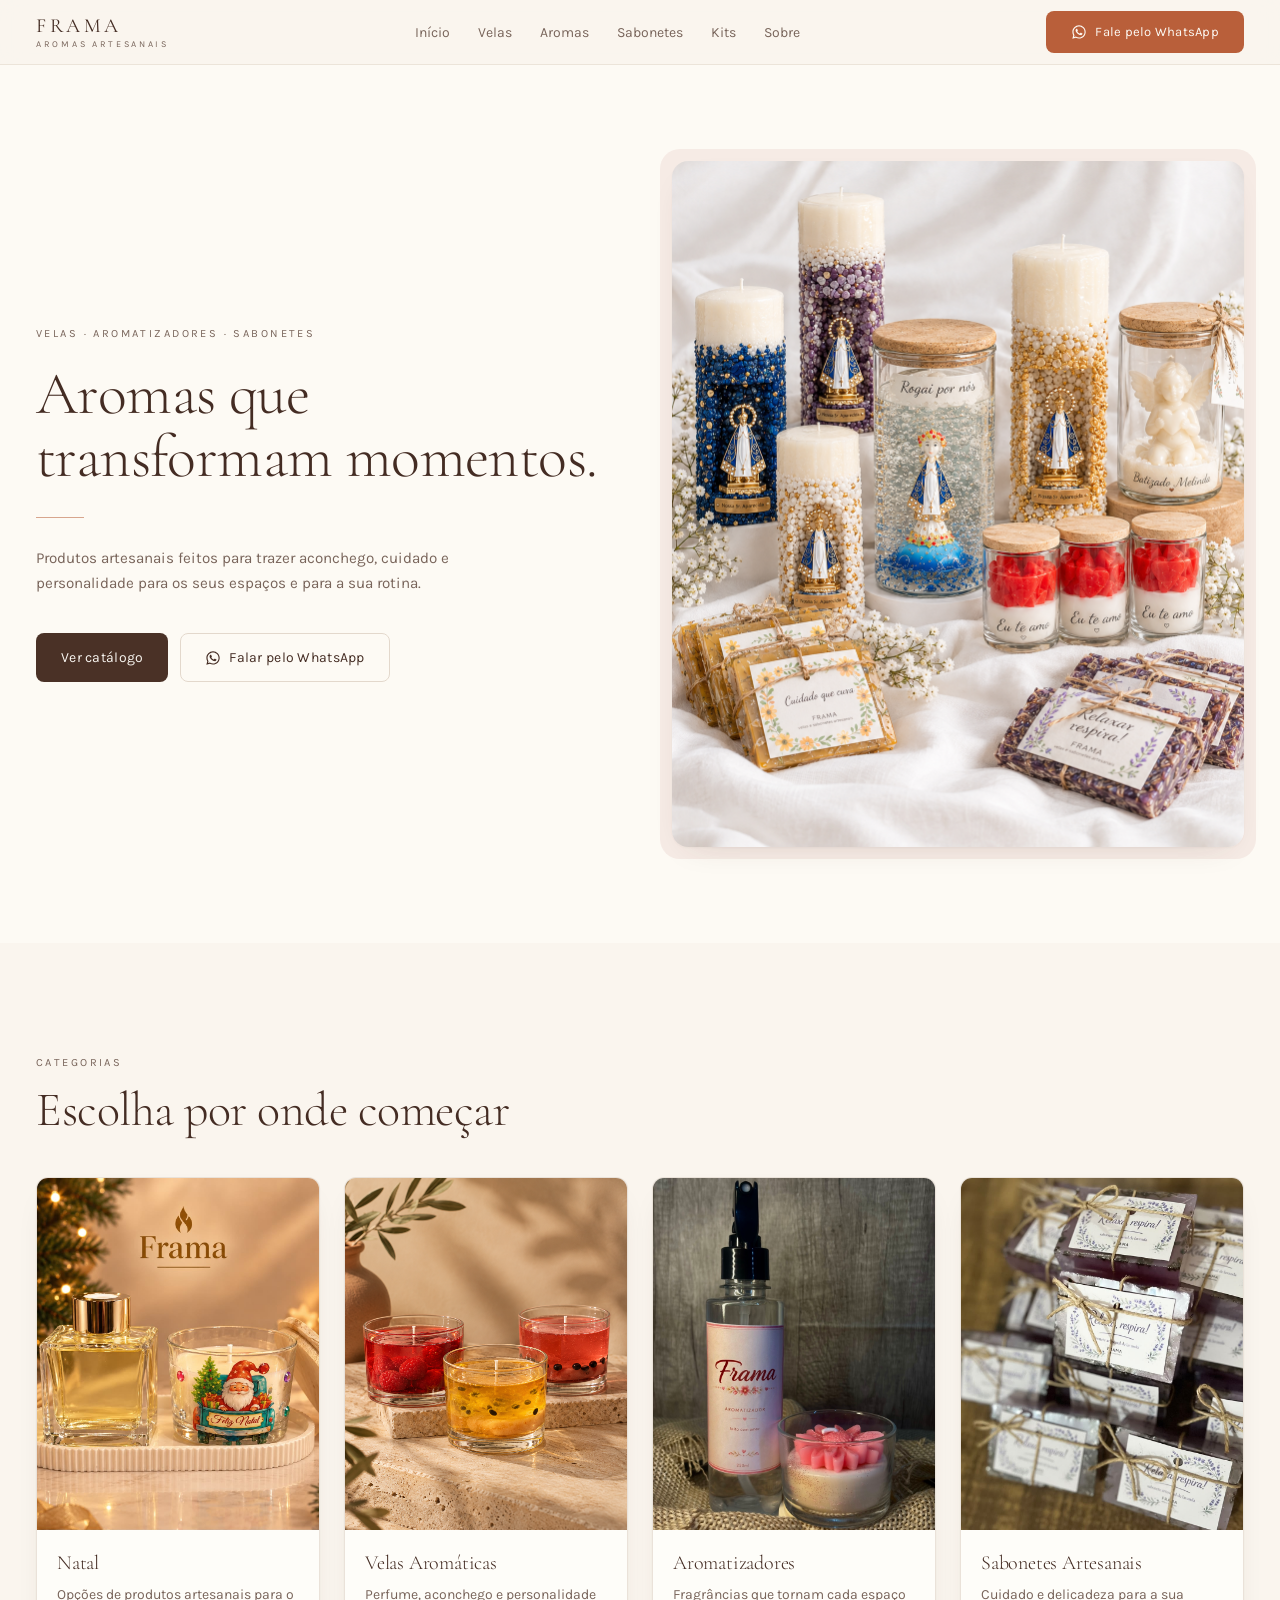
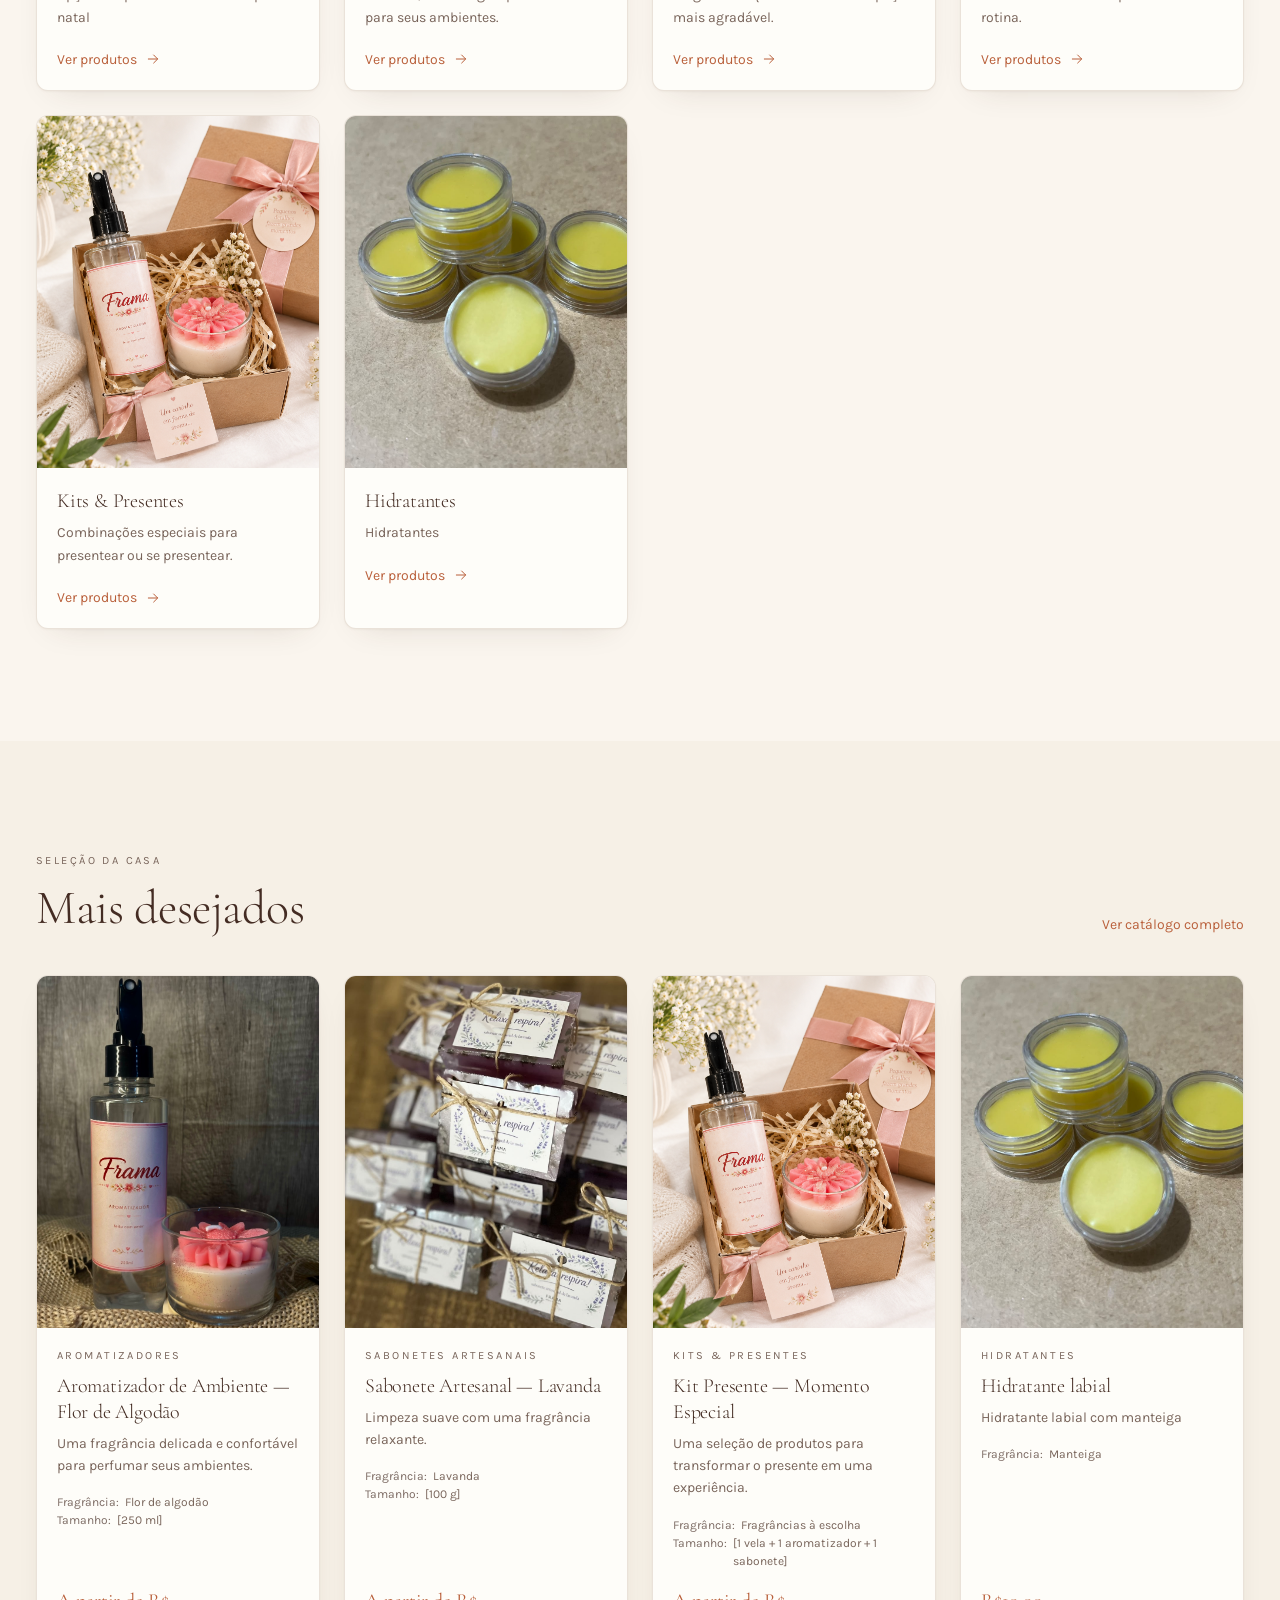
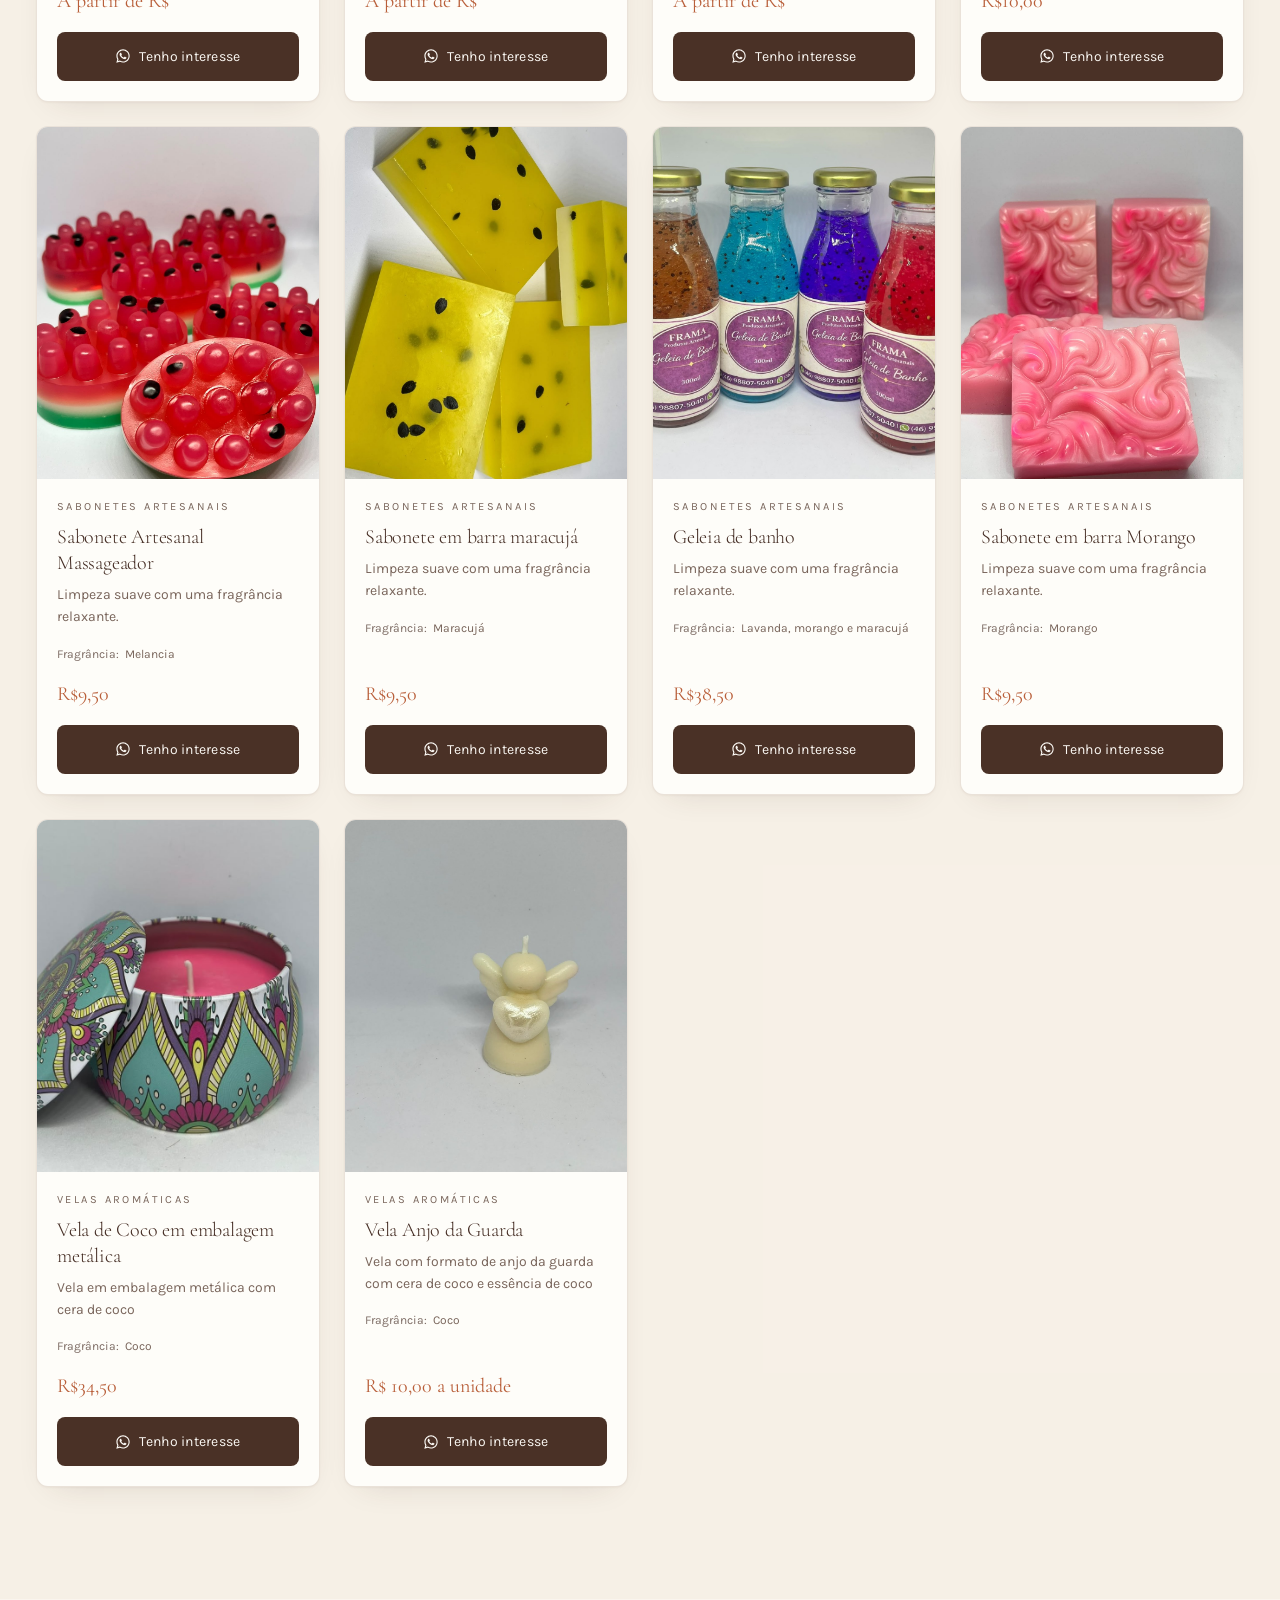
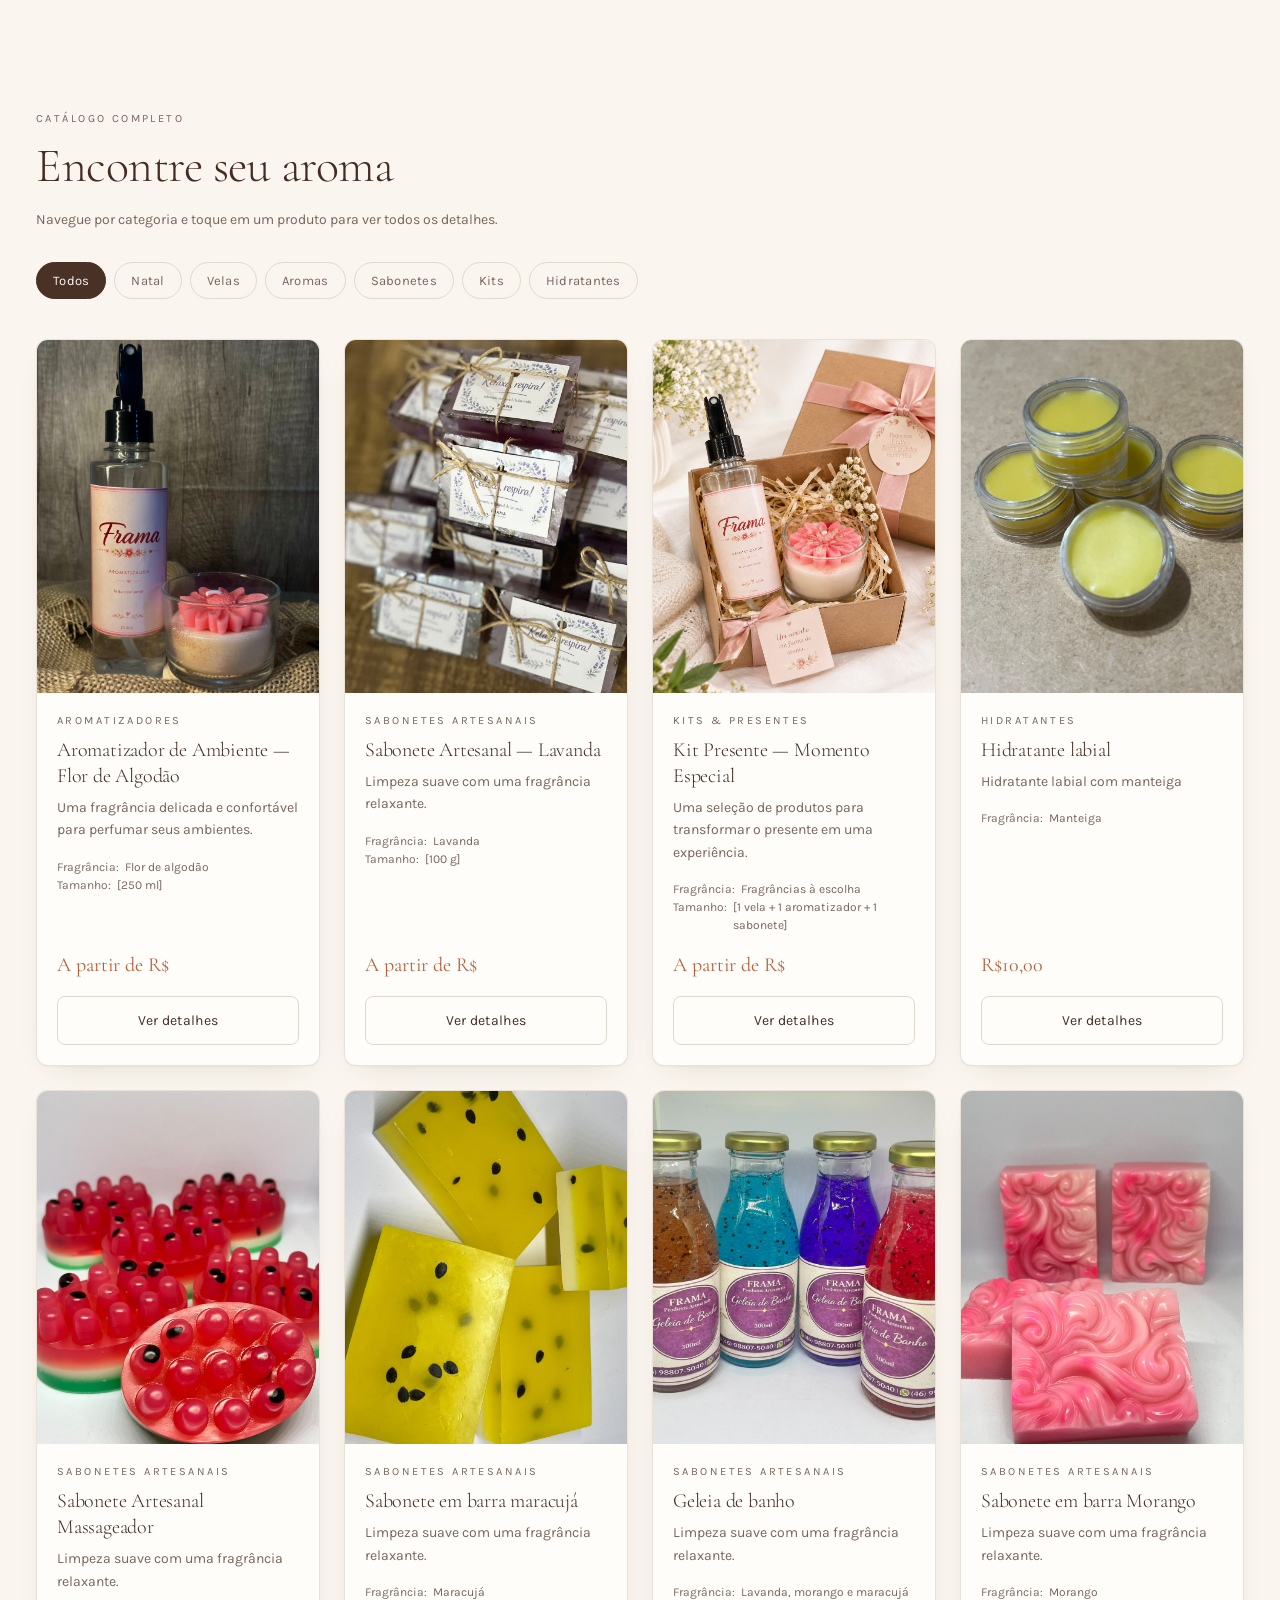
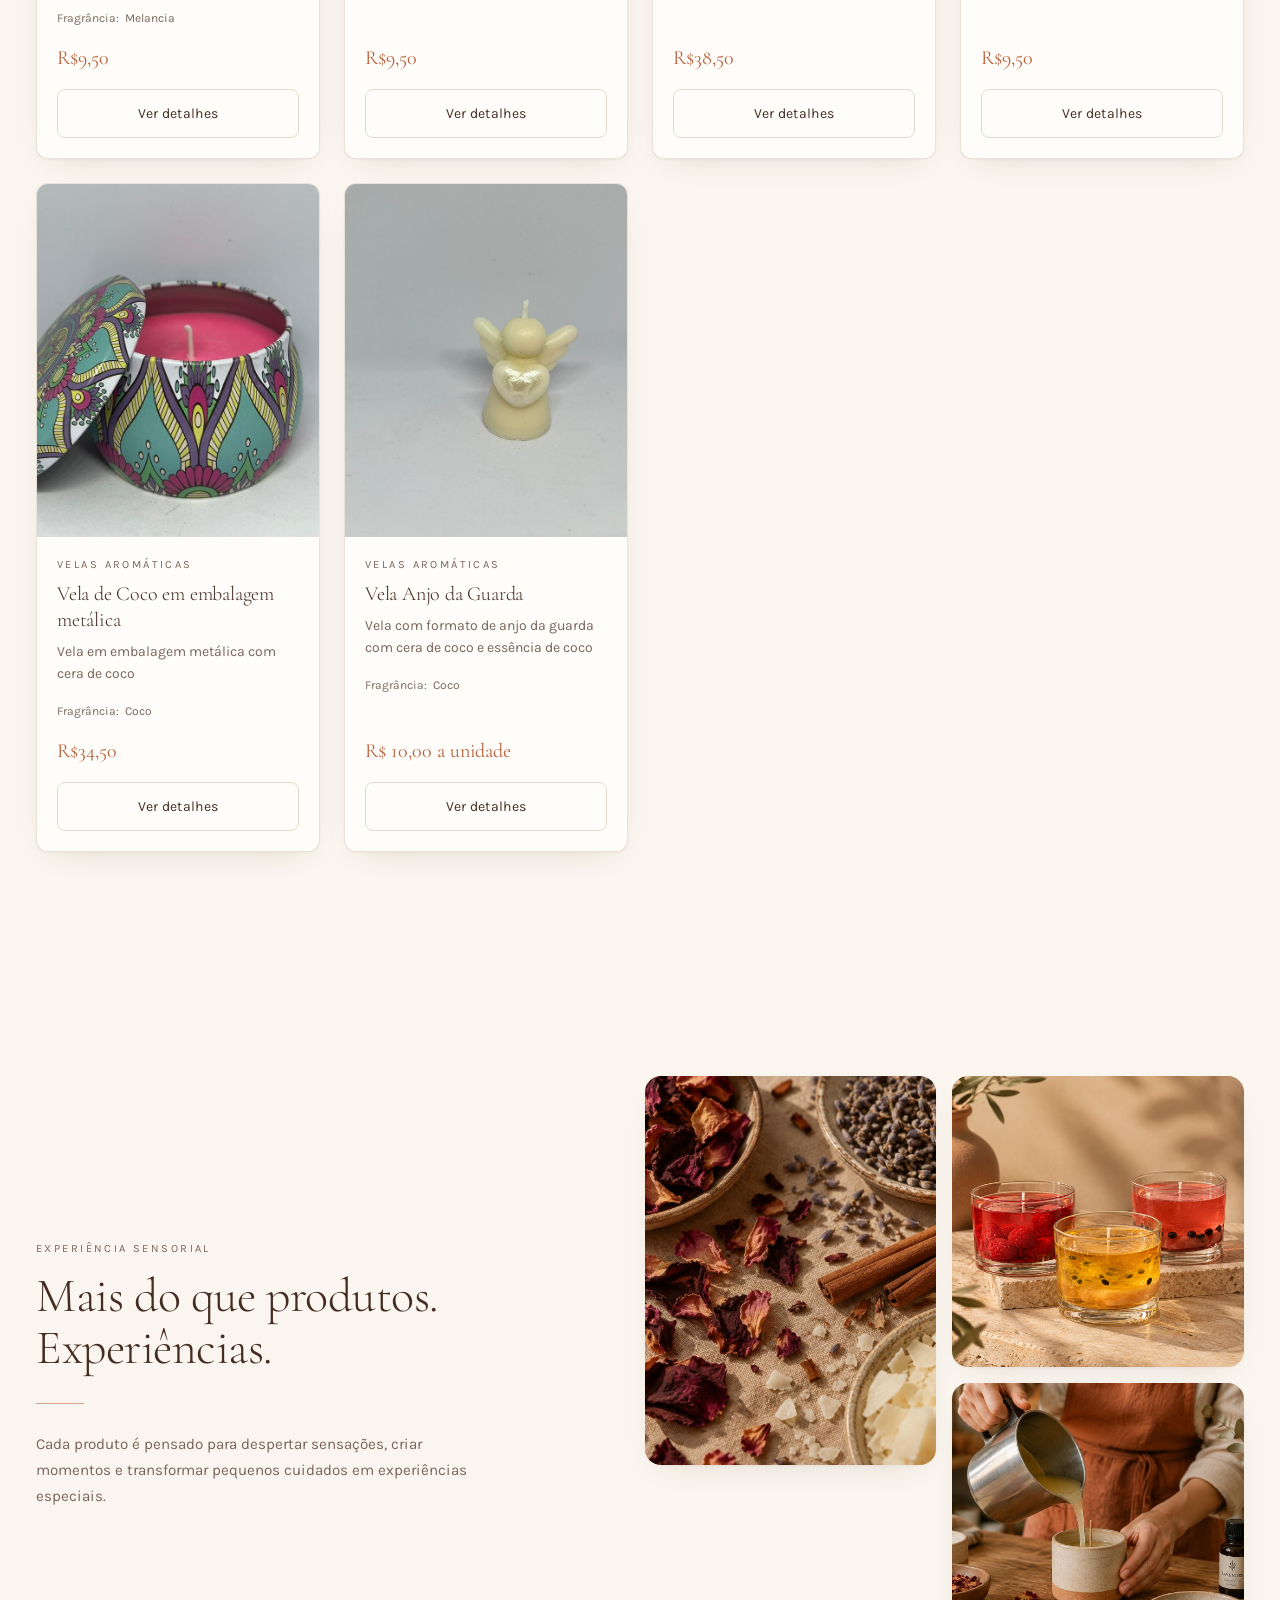
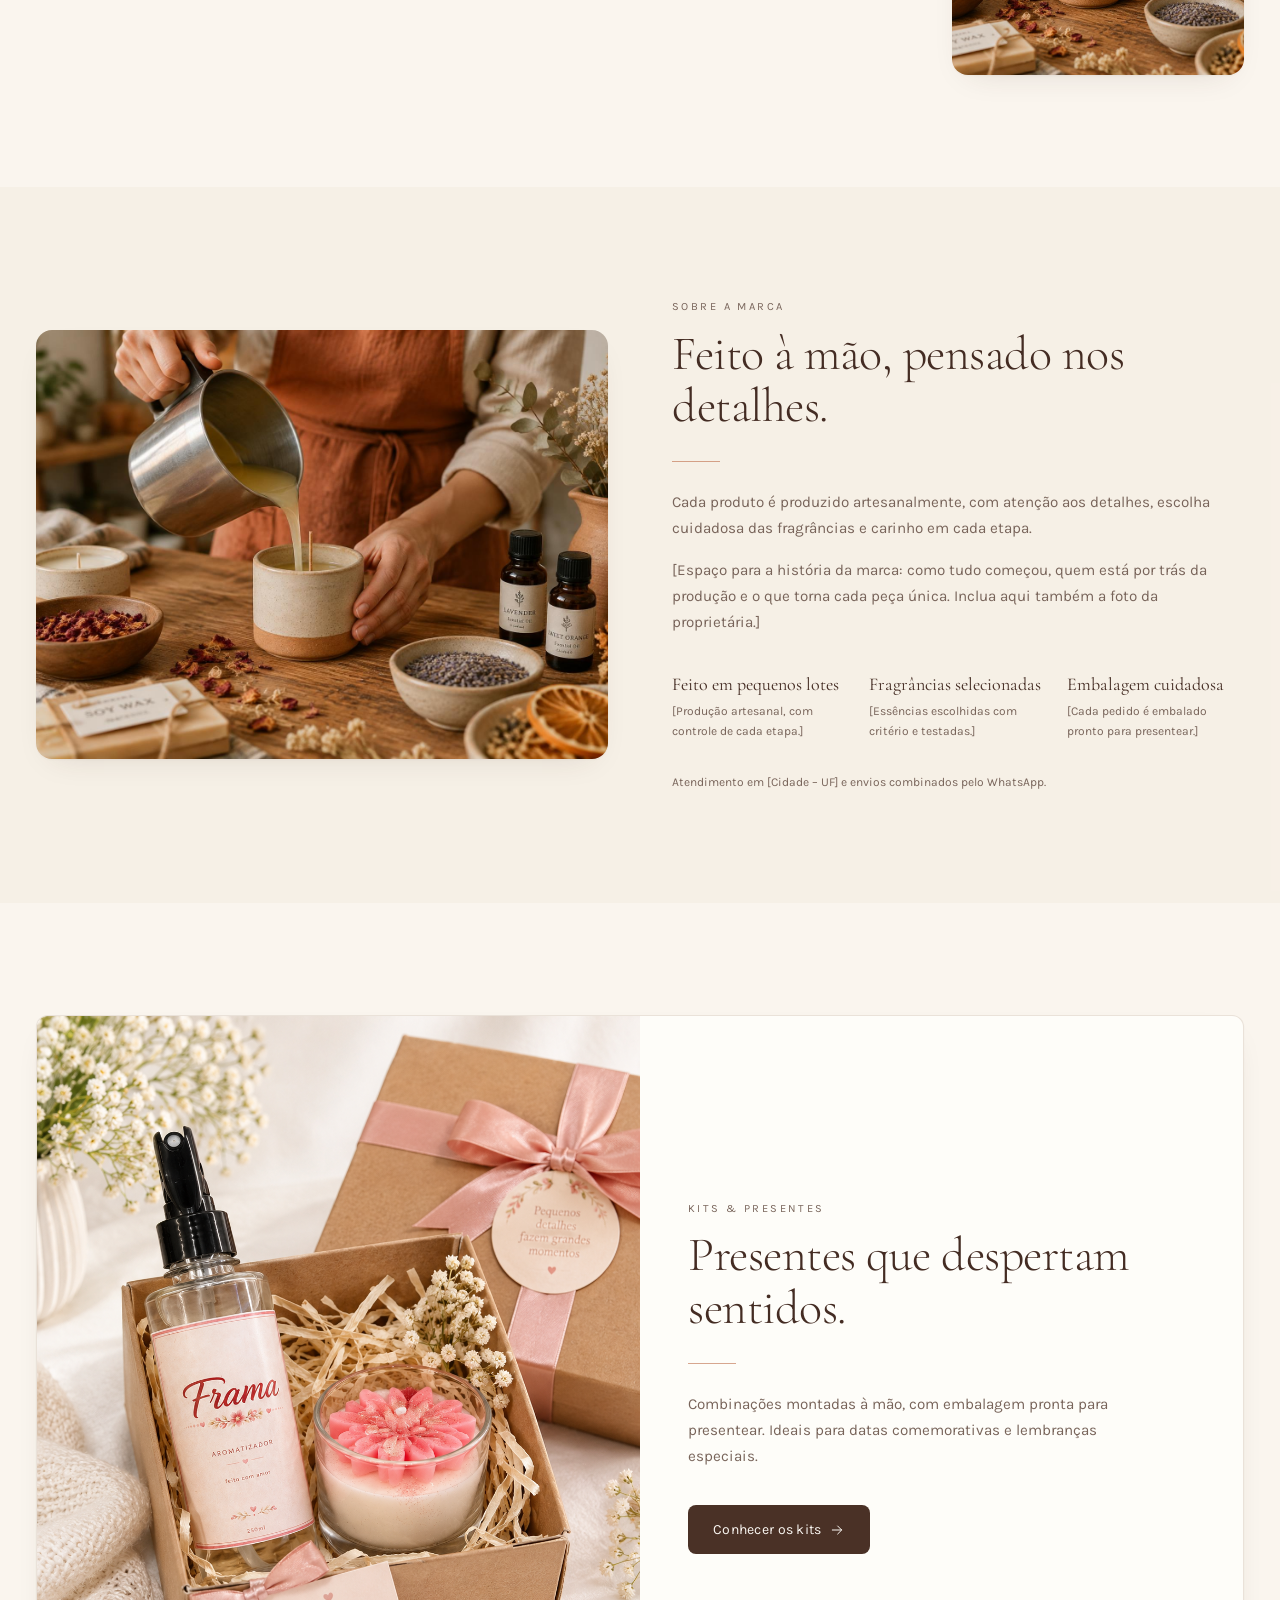
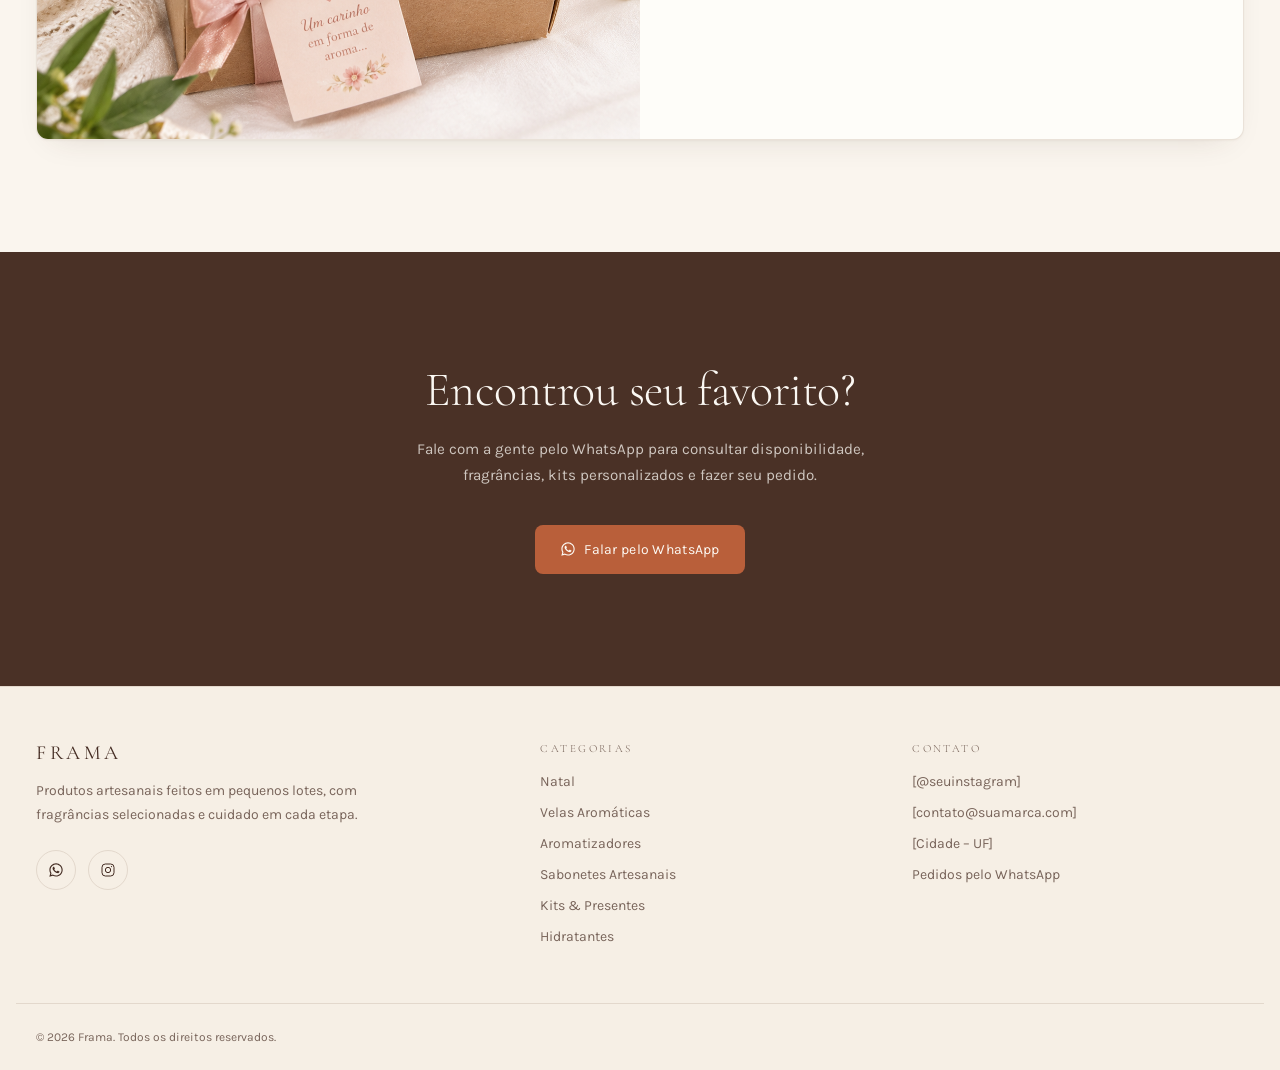
<file: index.html>
<!doctype html>
<html lang="pt-BR">
<head>
<meta charset="utf-8"><meta name="viewport" content="width=device-width, initial-scale=1">
<title>Velas, aromatizadores e sabonetes artesanais</title>
<meta name="description" content="Catálogo de velas aromáticas, aromatizadores de ambiente, sabonetes artesanais e kits para presente. Peça pelo WhatsApp.">
<link rel="preconnect" href="https://fonts.googleapis.com"><link rel="preconnect" href="https://fonts.gstatic.com" crossorigin>
<link href="https://fonts.googleapis.com/css2?family=Cormorant+Garamond:wght@300;400;500&family=Karla:wght@300;400;500&display=swap" rel="stylesheet">
<link rel="stylesheet" href="style.css">
</head>
<body>
<header class="header">
  <div class="container header-in">
    <a class="logo" href="./img/logo frama.png"><!-- substitua pelo logo --><b data-brand></b><small>Aromas Artesanais</small></a>
    <nav class="nav">
      <a href="#topo">Início</a><a href="?categoria=velas#catalogo" data-cat="velas">Velas</a><a href="?categoria=aromatizadores#catalogo" data-cat="aromatizadores">Aromas</a><a href="?categoria=sabonetes#catalogo" data-cat="sabonetes">Sabonetes</a><a href="?categoria=kits#catalogo" data-cat="kits">Kits</a><a href="#sobre">Sobre</a>
    </nav>
    <div style="display:flex;gap:.5rem;align-items:center">
      <a class="btn btn-terracotta header-cta" data-wa data-icon="whatsapp">Fale pelo WhatsApp</a>
      <button type="button" id="menu-btn" class="menu-btn" aria-label="Menu" aria-expanded="false"></button>
    </div>
  </div>
  <div class="mobile-nav" id="mobile-nav"><nav class="container">
    <a href="#topo">Início</a><a href="?categoria=velas#catalogo" data-cat="velas">Velas</a><a href="?categoria=aromatizadores#catalogo" data-cat="aromatizadores">Aromas</a><a href="?categoria=sabonetes#catalogo" data-cat="sabonetes">Sabonetes</a><a href="?categoria=kits#catalogo" data-cat="kits">Kits</a><a href="#sobre">Sobre</a>
    <a class="btn btn-terracotta" data-wa data-icon="whatsapp">Fale pelo WhatsApp</a>
  </nav></div>
</header>
<main>
<section id="topo" class="hero"><div class="container hero-in">
  <div class="rise">
    <p class="eyebrow">Velas · Aromatizadores · Sabonetes</p>
    <h1>Aromas que transformam momentos.</h1>
    <div class="rule"></div>
    <p class="lead">Produtos artesanais feitos para trazer aconchego, cuidado e personalidade para os seus espaços e para a sua rotina.</p>
    <div class="hero-actions"><a href="#catalogo" class="btn btn-primary">Ver catálogo</a><a class="btn btn-outline" data-wa data-icon="whatsapp">Falar pelo WhatsApp</a></div>
  </div>
  <div class="hero-img"><img src="img/hero.png" alt="Velas aromáticas, aromatizador e sabonetes artesanais sobre tecido de linho" width="1408" height="1600"></div>
</div></section>

<section id="categorias" class="pad"><div class="container">
  <div class="head"><p class="eyebrow">Categorias</p><h2 class="mt3">Escolha por onde começar</h2></div>
  <div class="grid grid-cat" id="cat-grid"></div>
</div></section>

<section id="destaques" class="pad alt"><div class="container">
  <div class="head-row"><div class="head"><p class="eyebrow">Seleção da casa</p><h2 class="mt3">Mais desejados</h2></div><a href="#catalogo" class="link">Ver catálogo completo</a></div>
  <div class="grid grid-prod" id="featured-grid"></div>
</div></section>

<section id="catalogo" class="pad"><div class="container">
  <div class="head"><p class="eyebrow">Catálogo completo</p><h2 class="mt3">Encontre seu aroma</h2>
  <p class="muted" style="margin-top:1rem;font-size:.875rem">Navegue por categoria e toque em um produto para ver todos os detalhes.</p></div>
  <div class="filters" id="filters"></div>
  <div class="grid grid-prod" id="catalog-grid"></div>
</div></section>

<section class="pad"><div class="container split sens">
  <div><p class="eyebrow">Experiência sensorial</p><h2 class="mt3">Mais do que produtos. Experiências.</h2><div class="rule"></div>
  <p class="lead">Cada produto é pensado para despertar sensações, criar momentos e transformar pequenos cuidados em experiências especiais.</p></div>
  <div class="mosaic">
    <img class="rounded" style="aspect-ratio:3/4" src="img/texturas.jpg" alt="Pétalas de rosas, lavanda e cera vegetal sobre linho" loading="lazy">
    <div><img class="rounded" style="aspect-ratio:1" src="img/velas.png" alt="Vela artesanal em recipiente de cerâmica" loading="lazy"><img class="rounded" style="aspect-ratio:1" src="img/atelier.jpg" alt="Processo artesanal de produção das velas" loading="lazy"></div>
  </div>
</div></section>

<section id="sobre" class="pad alt"><div class="container split">
  <img class="rounded" style="aspect-ratio:4/3" src="img/atelier.jpg" alt="Produção artesanal das velas no ateliê" loading="lazy">
  <div>
    <p class="eyebrow">Sobre a marca</p><h2 class="mt3">Feito à mão, pensado nos detalhes.</h2><div class="rule"></div>
    <p class="lead" style="max-width:none">Cada produto é produzido artesanalmente, com atenção aos detalhes, escolha cuidadosa das fragrâncias e carinho em cada etapa.</p>
    <p class="lead" style="max-width:none;margin-top:1rem">[Espaço para a história da marca: como tudo começou, quem está por trás da produção e o que torna cada peça única. Inclua aqui também a foto da proprietária.]</p>
    <dl class="valores">
      <div><dt>Feito em pequenos lotes</dt><dd>[Produção artesanal, com controle de cada etapa.]</dd></div>
      <div><dt>Fragrâncias selecionadas</dt><dd>[Essências escolhidas com critério e testadas.]</dd></div>
      <div><dt>Embalagem cuidadosa</dt><dd>[Cada pedido é embalado pronto para presentear.]</dd></div>
    </dl>
    <p class="muted" style="margin-top:2rem;font-size:.75rem">Atendimento em <span data-site="city"></span> e envios combinados pelo WhatsApp.</p>
  </div>
</div></section>

<section id="kits" class="pad"><div class="container"><div class="card kits">
  <img src="./img/kits.png" alt="Kit presente com vela, sabonete e aromatizador em caixa artesanal" loading="lazy">
  <div class="kits-body"><p class="eyebrow">Kits &amp; Presentes</p><h2 class="mt3">Presentes que despertam sentidos.</h2><div class="rule"></div>
  <p class="lead">Combinações montadas à mão, com embalagem pronta para presentear. Ideais para datas comemorativas e lembranças especiais.</p>
  <button type="button" class="btn btn-primary" data-select="kits" data-icon="arrow" data-pos="beforeend">Conhecer os kits </button></div>
</div></div></section>

<section class="cta pad"><div class="container" style="max-width:42rem">
  <h2>Encontrou seu favorito?</h2>
  <p>Fale com a gente pelo WhatsApp para consultar disponibilidade, fragrâncias, kits personalizados e fazer seu pedido.</p>
  <a class="btn btn-terracotta" data-wa data-icon="whatsapp">Falar pelo WhatsApp</a>
</div></section>
</main>
<footer class="footer">
  <div class="container footer-in">
    <div>
      <p class="logo"><b data-brand></b></p>
      <p class="muted" style="margin-top:1rem;max-width:24rem;font-size:.875rem;line-height:1.7" data-site="footerNote"></p>
      <div class="socials"><a data-wa aria-label="WhatsApp" data-icon="whatsapp"></a><a id="ig" target="_blank" rel="noopener noreferrer" aria-label="Instagram" data-icon="instagram"></a></div>
    </div>
    <div><h3 class="eyebrow">Categorias</h3><ul id="footer-cats"></ul></div>
    <div><h3 class="eyebrow">Contato</h3><ul><li data-site="instagramHandle"></li><li data-site="email"></li><li data-site="city"></li><li>Pedidos pelo WhatsApp</li></ul></div>
  </div>
  <div class="container copy">© <span id="year"></span> <span data-brand></span>. Todos os direitos reservados.</div>
</footer>
<script src="data.js"></script>
<script src="script.js"></script>
</body>
</html>
</file>
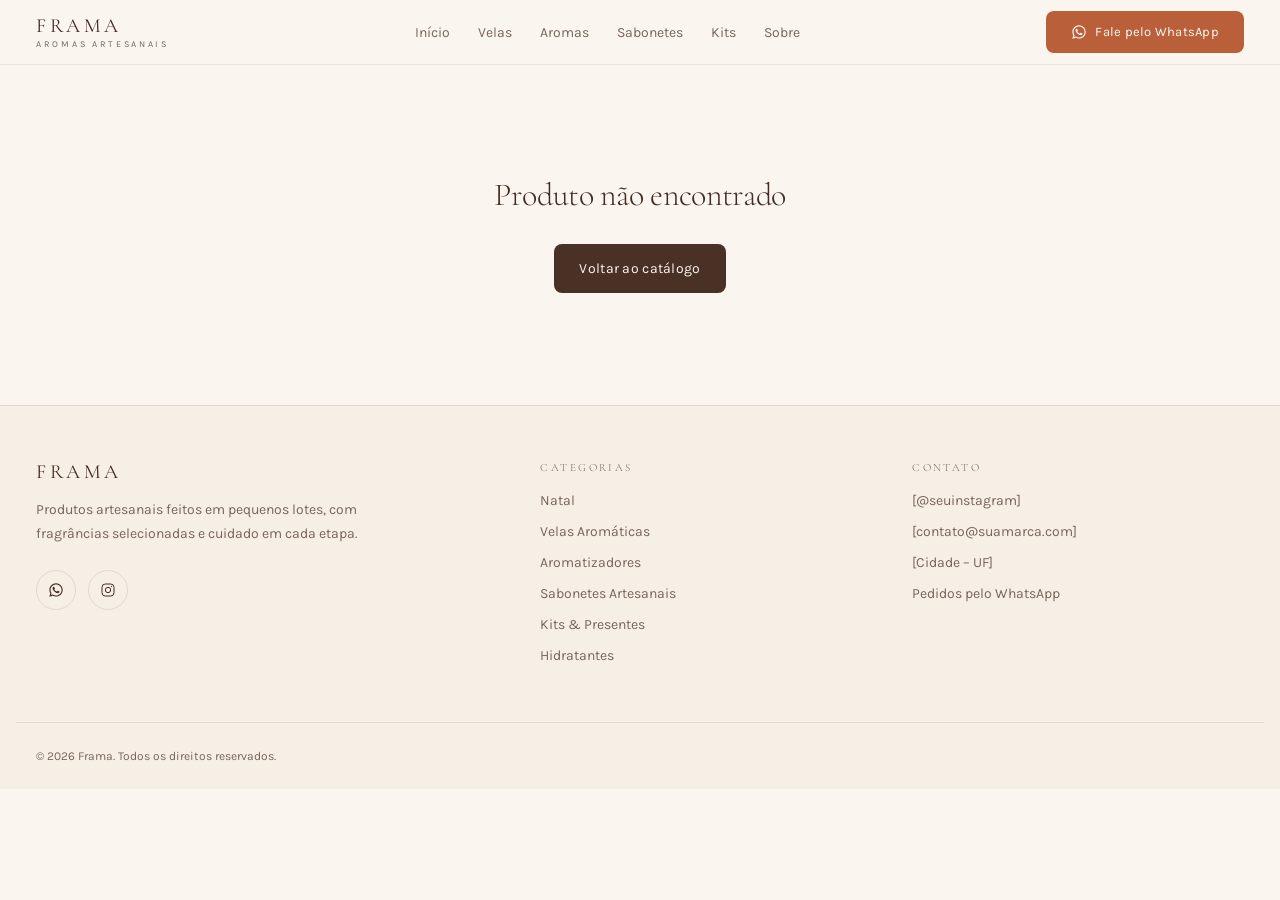
<file: produto.html>
<!doctype html>
<html lang="pt-BR">
<head>
<meta charset="utf-8"><meta name="viewport" content="width=device-width, initial-scale=1">
<title>Produto</title>
<meta name="description" content="Detalhes do produto artesanal. Peça pelo WhatsApp.">
<link rel="preconnect" href="https://fonts.googleapis.com"><link rel="preconnect" href="https://fonts.gstatic.com" crossorigin>
<link href="https://fonts.googleapis.com/css2?family=Cormorant+Garamond:wght@300;400;500&family=Karla:wght@300;400;500&display=swap" rel="stylesheet">
<link rel="stylesheet" href="style.css">
</head>
<body>
<header class="header">
  <div class="container header-in">
    <a class="logo" href="#topo"><!-- substitua pelo logo --><b data-brand></b><small>Aromas Artesanais</small></a>
    <nav class="nav">
      <a href="#topo">Início</a><a href="index.html?categoria=velas#catalogo" data-cat="velas">Velas</a><a href="index.html?categoria=aromatizadores#catalogo" data-cat="aromatizadores">Aromas</a><a href="index.html?categoria=sabonetes#catalogo" data-cat="sabonetes">Sabonetes</a><a href="index.html?categoria=kits#catalogo" data-cat="kits">Kits</a><a href="#sobre">Sobre</a>
    </nav>
    <div style="display:flex;gap:.5rem;align-items:center">
      <a class="btn btn-terracotta header-cta" data-wa data-icon="whatsapp">Fale pelo WhatsApp</a>
      <button type="button" id="menu-btn" class="menu-btn" aria-label="Menu" aria-expanded="false"></button>
    </div>
  </div>
  <div class="mobile-nav" id="mobile-nav"><nav class="container">
    <a href="#topo">Início</a><a href="index.html?categoria=velas#catalogo" data-cat="velas">Velas</a><a href="index.html?categoria=aromatizadores#catalogo" data-cat="aromatizadores">Aromas</a><a href="index.html?categoria=sabonetes#catalogo" data-cat="sabonetes">Sabonetes</a><a href="index.html?categoria=kits#catalogo" data-cat="kits">Kits</a><a href="#sobre">Sobre</a>
    <a class="btn btn-terracotta" data-wa data-icon="whatsapp">Fale pelo WhatsApp</a>
  </nav></div>
</header>
<main><div class="container" id="product"></div><div id="related"></div></main>
<footer class="footer">
  <div class="container footer-in">
    <div>
      <p class="logo"><b data-brand></b></p>
      <p class="muted" style="margin-top:1rem;max-width:24rem;font-size:.875rem;line-height:1.7" data-site="footerNote"></p>
      <div class="socials"><a data-wa aria-label="WhatsApp" data-icon="whatsapp"></a><a id="ig" target="_blank" rel="noopener noreferrer" aria-label="Instagram" data-icon="instagram"></a></div>
    </div>
    <div><h3 class="eyebrow">Categorias</h3><ul id="footer-cats"></ul></div>
    <div><h3 class="eyebrow">Contato</h3><ul><li data-site="instagramHandle"></li><li data-site="email"></li><li data-site="city"></li><li>Pedidos pelo WhatsApp</li></ul></div>
  </div>
  <div class="container copy">© <span id="year"></span> <span data-brand></span>. Todos os direitos reservados.</div>
</footer>
<script src="data.js"></script>
<script src="script.js"></script>
</body>
</html>
</file>
<file: style.css>
:root {
  --bg: oklch(0.973 0.011 78);
  --fg: oklch(0.32 0.038 43);
  --card: oklch(0.993 0.005 84);
  --primary: oklch(0.34 0.042 44);
  --primary-fg: oklch(0.98 0.008 84);
  --secondary: oklch(0.945 0.018 76);
  --muted: oklch(0.52 0.03 48);
  --rose: oklch(0.79 0.055 24);
  --terracotta: oklch(0.585 0.128 42);
  --terracotta-fg: oklch(0.985 0.008 84);
  --sand: oklch(0.925 0.025 74);
  --cream: oklch(0.985 0.008 84);
  --border: oklch(0.888 0.02 72);
  --radius: 0.5rem;
  --shadow-soft: 0 1px 2px oklch(0.32 0.04 45/4%), 0 12px 32px -18px oklch(0.32 0.04 45/18%);
  --shadow-lift: 0 2px 4px oklch(0.32 0.04 45/5%), 0 24px 48px -24px oklch(0.32 0.04 45/26%);
  --display: "Cormorant Garamond", Georgia, serif;
  --sans: "Karla", system-ui, sans-serif;
}

* {
  box-sizing: border-box;
  margin: 0;
  padding: 0;
  border-color: var(--border)
}

html {
  scroll-behavior: smooth
}

body {
  background: var(--bg);
  color: var(--fg);
  font-family: var(--sans);
  -webkit-font-smoothing: antialiased;
  line-height: 1.5
}

img {
  display: block;
  max-width: 100%;
  height: auto
}

a {
  color: inherit;
  text-decoration: none
}

button {
  font: inherit;
  background: none;
  border: 0;
  cursor: pointer;
  color: inherit
}

h1,
h2,
h3,
h4 {
  font-family: var(--display);
  font-weight: 300;
  letter-spacing: -.01em;
  line-height: 1.1
}

h2 {
  font-size: 2.25rem
}

@media(min-width:640px) {
  h2 {
    font-size: 3rem
  }
}

section {
  scroll-margin-top: 5rem
}

.container {
  width: 100%;
  max-width: 78rem;
  margin-inline: auto;
  padding-inline: 1.25rem
}

.eyebrow {
  font-size: .6875rem;
  letter-spacing: .22em;
  text-transform: uppercase;
  color: var(--muted)
}

.rule {
  height: 1px;
  width: 3rem;
  background: color-mix(in oklab, var(--terracotta) 55%, transparent);
  margin-top: 1.75rem
}

.lead {
  margin-top: 1.75rem;
  max-width: 28rem;
  font-size: .95rem;
  line-height: 1.7;
  color: var(--muted)
}

.muted {
  color: var(--muted)
}

.icon {
  width: 1rem;
  height: 1rem;
  flex: none
}

.pad {
  padding-block: 5rem
}

@media(min-width:640px) {
  .pad {
    padding-block: 7rem
  }
}

.alt {
  background: color-mix(in oklab, var(--secondary) 50%, transparent)
}

.mt3 {
  margin-top: .75rem
}

.btn {
  display: inline-flex;
  align-items: center;
  justify-content: center;
  gap: .5rem;
  border-radius: var(--radius);
  font-size: .875rem;
  letter-spacing: .02em;
  padding: .8125rem 1.5rem;
  transition: .25s ease;
  border: 1px solid transparent
}

.btn-primary {
  background: var(--primary);
  color: var(--primary-fg)
}

.btn-primary:hover {
  background: color-mix(in oklab, var(--primary) 88%, var(--terracotta));
  box-shadow: var(--shadow-soft)
}

.btn-terracotta {
  background: var(--terracotta);
  color: var(--terracotta-fg)
}

.btn-terracotta:hover {
  background: color-mix(in oklab, var(--terracotta) 90%, black);
  box-shadow: var(--shadow-soft)
}

.btn-outline {
  border-color: var(--border);
  color: var(--fg)
}

.btn-outline:hover {
  background: var(--secondary);
  border-color: color-mix(in oklab, var(--terracotta) 40%, var(--border))
}

.btn-full {
  width: 100%;
  margin-top: 1rem
}

.link {
  font-size: .875rem;
  color: var(--terracotta);
  display: inline-flex;
  align-items: center;
  gap: .5rem;
  transition: color .25s
}

.link:hover {
  color: var(--fg)
}

/* header */
.header {
  position: sticky;
  top: 0;
  z-index: 50;
  border-bottom: 1px solid color-mix(in oklab, var(--border) 60%, transparent);
  background: color-mix(in oklab, var(--bg) 85%, transparent);
  backdrop-filter: blur(12px)
}

.header-in {
  display: flex;
  height: 4rem;
  align-items: center;
  justify-content: space-between;
  gap: 1rem
}

.logo {
  display: flex;
  flex-direction: column;
  line-height: 1
}

.logo b {
  font-family: var(--display);
  font-weight: 400;
  font-size: 1.25rem;
  letter-spacing: .18em;
  text-transform: uppercase
}

.logo small {
  margin-top: .25rem;
  font-size: .5625rem;
  letter-spacing: .3em;
  text-transform: uppercase;
  color: var(--muted)
}

.nav {
  display: none;
  gap: 1.75rem
}

.nav a {
  font-size: .875rem;
  color: var(--muted);
  transition: color .25s
}

.nav a:hover {
  color: var(--fg)
}

.header-cta {
  display: none;
  padding-block: .625rem;
  font-size: .8125rem
}

.menu-btn {
  width: 2.5rem;
  height: 2.5rem;
  display: inline-flex;
  align-items: center;
  justify-content: center;
  border: 1px solid var(--border);
  border-radius: var(--radius)
}

.menu-btn svg {
  width: 1.25rem;
  height: 1.25rem
}

.mobile-nav {
  display: none;
  border-top: 1px solid var(--border);
  background: var(--bg)
}

.mobile-nav.open {
  display: block
}

.mobile-nav nav {
  display: flex;
  flex-direction: column;
  padding-block: .5rem
}

.mobile-nav nav a:not(.btn) {
  padding: .875rem 0;
  font-size: .875rem;
  border-bottom: 1px solid color-mix(in oklab, var(--border) 50%, transparent)
}

.mobile-nav .btn {
  margin: 1rem 0
}

@media(min-width:640px) {
  .header-cta {
    display: inline-flex
  }
}

@media(min-width:768px) {
  .nav {
    display: flex
  }

  .menu-btn,
  .mobile-nav,
  .mobile-nav.open {
    display: none
  }
}

/* hero */
.hero {
  background: var(--cream);
  overflow: hidden
}

.hero-in {
  display: grid;
  align-items: center;
  gap: 2.5rem;
  padding-block: 3.5rem
}

.hero h1 {
  margin-top: 1.25rem;
  font-size: 2.6rem;
  line-height: 1.05
}

.hero-actions {
  margin-top: 2.25rem;
  display: flex;
  flex-wrap: wrap;
  gap: .75rem
}

.hero-img {
  position: relative;
  z-index: 0
}

.hero-img::before {
  content: "";
  position: absolute;
  inset: -.75rem;
  z-index: -1;
  border-radius: 1.25rem;
  background: color-mix(in oklab, var(--rose) 20%, transparent)
}

.hero-img img {
  aspect-ratio: 4/5;
  width: 100%;
  object-fit: cover;
  border-radius: 1rem;
  box-shadow: var(--shadow-soft)
}

@media(min-width:640px) {
  .hero h1 {
    font-size: 3.75rem
  }
}

@media(min-width:768px) {
  .hero-in {
    grid-template-columns: 1fr 1fr;
    gap: 4rem;
    padding-block: 6rem
  }

  .hero-img img {
    aspect-ratio: 5/6
  }
}

.rise {
  animation: rise .7s cubic-bezier(.22, 1, .36, 1) both
}

@keyframes rise {
  from {
    opacity: 0;
    transform: translateY(14px)
  }

  to {
    opacity: 1;
    transform: none
  }
}

/* cards */
.card {
  background: var(--card);
  border: 1px solid color-mix(in oklab, var(--border) 70%, transparent);
  border-radius: .75rem;
  box-shadow: var(--shadow-soft);
  overflow: hidden
}

.card-hover {
  transition: all .5s;
  display: flex;
  flex-direction: column
}

.card-hover:hover {
  transform: translateY(-4px);
  box-shadow: var(--shadow-lift)
}

.card-img {
  overflow: hidden;
  background: var(--sand);
  display: block
}

.card-img img {
  aspect-ratio: 4/5;
  width: 100%;
  object-fit: cover;
  transition: transform .7s
}

.card-hover:hover .card-img img {
  transform: scale(1.04)
}

.card-hover:hover .link svg {
  transform: translateX(4px)
}

.link svg {
  transition: transform .3s
}

.card-body {
  padding: 1rem;
  display: flex;
  flex-direction: column;
  flex: 1
}

@media(min-width:640px) {
  .card-body {
    padding: 1.25rem
  }
}

.card-body h3 {
  margin-top: .5rem;
  font-size: 1.125rem;
  line-height: 1.3
}

@media(min-width:640px) {
  .card-body h3 {
    font-size: 1.25rem
  }
}

.card-body p.desc {
  margin-top: .5rem;
  font-size: .875rem;
  line-height: 1.6;
  color: var(--muted)
}

.card-body dl {
  margin-top: 1rem;
  font-size: .75rem;
  color: var(--muted)
}

.card-body dl div {
  display: flex;
  gap: .375rem
}

.card-body dt {
  color: color-mix(in oklab, var(--fg) 70%, transparent)
}

.price {
  margin-top: auto;
  padding-top: 1rem;
  font-family: var(--display);
  font-size: 1.25rem;
  color: var(--terracotta)
}

.grid {
  display: grid;
  gap: 1rem;
  margin-top: 2.5rem
}

.grid-cat {
  grid-template-columns: 1fr
}

.grid-prod {
  grid-template-columns: 1fr 1fr
}

@media(min-width:640px) {
  .grid {
    gap: 1.5rem
  }

  .grid-cat {
    grid-template-columns: 1fr 1fr
  }
}

@media(min-width:1024px) {

  .grid-cat,
  .grid-prod {
    grid-template-columns: repeat(4, 1fr)
  }
}

.head-row {
  display: flex;
  flex-wrap: wrap;
  align-items: flex-end;
  justify-content: space-between;
  gap: 1rem
}

.head {
  max-width: 36rem
}

.filters {
  margin-top: 2rem;
  display: flex;
  flex-wrap: wrap;
  gap: .5rem
}

.filter {
  border: 1px solid var(--border);
  border-radius: 999px;
  padding: .5rem 1rem;
  font-size: .8125rem;
  letter-spacing: .02em;
  color: var(--muted);
  transition: all .3s
}

.filter:hover {
  color: var(--fg);
  border-color: color-mix(in oklab, var(--terracotta) 40%, var(--border))
}

.filter.active {
  background: var(--primary);
  color: var(--primary-fg);
  border-color: var(--primary)
}

/* split sections */
.split {
  display: grid;
  gap: 2.5rem
}

@media(min-width:1024px) {
  .split {
    grid-template-columns: 1fr 1fr;
    align-items: center;
    gap: 4rem
  }

  .split.sens {
    grid-template-columns: 1fr 1.1fr
  }
}

.rounded {
  border-radius: 1rem;
  box-shadow: var(--shadow-soft);
  width: 100%;
  object-fit: cover
}

.mosaic {
  display: grid;
  grid-template-columns: 1fr 1fr;
  gap: 1rem
}

.mosaic>div {
  display: grid;
  gap: 1rem
}

.valores {
  margin-top: 2.25rem;
  display: grid;
  gap: 1.25rem
}

@media(min-width:640px) {
  .valores {
    grid-template-columns: repeat(3, 1fr)
  }
}

.valores dt {
  font-family: var(--display);
  font-size: 1.125rem
}

.valores dd {
  margin-top: .25rem;
  font-size: .75rem;
  line-height: 1.6;
  color: var(--muted)
}

.kits {
  display: grid
}

.kits img {
  aspect-ratio: 4/3;
  width: 100%;
  object-fit: cover
}

.kits-body {
  padding: 2rem;
  display: flex;
  flex-direction: column;
  justify-content: center;
  align-items: flex-start
}

.kits-body .btn {
  margin-top: 2.25rem
}

@media(min-width:640px) {
  .kits-body {
    padding: 3rem
  }
}

@media(min-width:1024px) {
  .kits {
    grid-template-columns: 1fr 1fr
  }

  .kits img {
    aspect-ratio: auto;
    height: 100%
  }
}

.cta {
  background: var(--primary);
  color: var(--primary-fg);
  text-align: center
}

.cta p {
  margin: 1.25rem auto 0;
  max-width: 32rem;
  font-size: .95rem;
  line-height: 1.7;
  color: color-mix(in oklab, var(--primary-fg) 75%, transparent)
}

.cta .btn {
  margin-top: 2.25rem
}

.footer {
  border-top: 1px solid var(--border);
  background: color-mix(in oklab, var(--secondary) 60%, transparent)
}

.footer-in {
  display: grid;
  gap: 2.5rem;
  padding-block: 3.5rem
}

@media(min-width:768px) {
  .footer-in {
    grid-template-columns: 1.4fr 1fr 1fr
  }
}

.footer ul {
  list-style: none;
  margin-top: 1rem;
  font-size: .875rem;
  color: var(--muted)
}

.footer li+li {
  margin-top: .625rem
}

.footer ul a:hover {
  color: var(--fg)
}

.socials {
  margin-top: 1.5rem;
  display: flex;
  gap: .75rem
}

.socials a {
  width: 2.5rem;
  height: 2.5rem;
  display: inline-flex;
  align-items: center;
  justify-content: center;
  border: 1px solid var(--border);
  border-radius: 999px
}

.socials a:hover {
  background: var(--bg)
}

.copy {
  border-top: 1px solid var(--border);
  padding-block: 1.5rem;
  font-size: .75rem;
  color: var(--muted)
}

/* página de produto */
.back {
  display: inline-flex;
  margin-top: 2rem;
  font-size: .875rem;
  color: var(--muted)
}

.back:hover {
  color: var(--fg)
}

.prod {
  display: grid;
  gap: 2.5rem;
  padding-block: 2rem 5rem
}

@media(min-width:768px) {
  .prod {
    grid-template-columns: 1fr 1fr;
    gap: 4rem
  }
}

.prod img {
  aspect-ratio: 4/5
}

.prod h1 {
  margin-top: .75rem;
  font-size: 2.5rem
}

.prod .price {
  font-size: 1.75rem;
  padding-top: 1.5rem;
  margin-top: 0
}

.specs {
  margin-top: 2rem;
  border-top: 1px solid var(--border)
}

.specs div {
  display: grid;
  grid-template-columns: 8rem 1fr;
  gap: 1rem;
  padding: .875rem 0;
  border-bottom: 1px solid var(--border);
  font-size: .875rem
}

.specs dt {
  color: var(--muted)
}

.prod .btn {
  margin-top: 2rem
}
</file>
